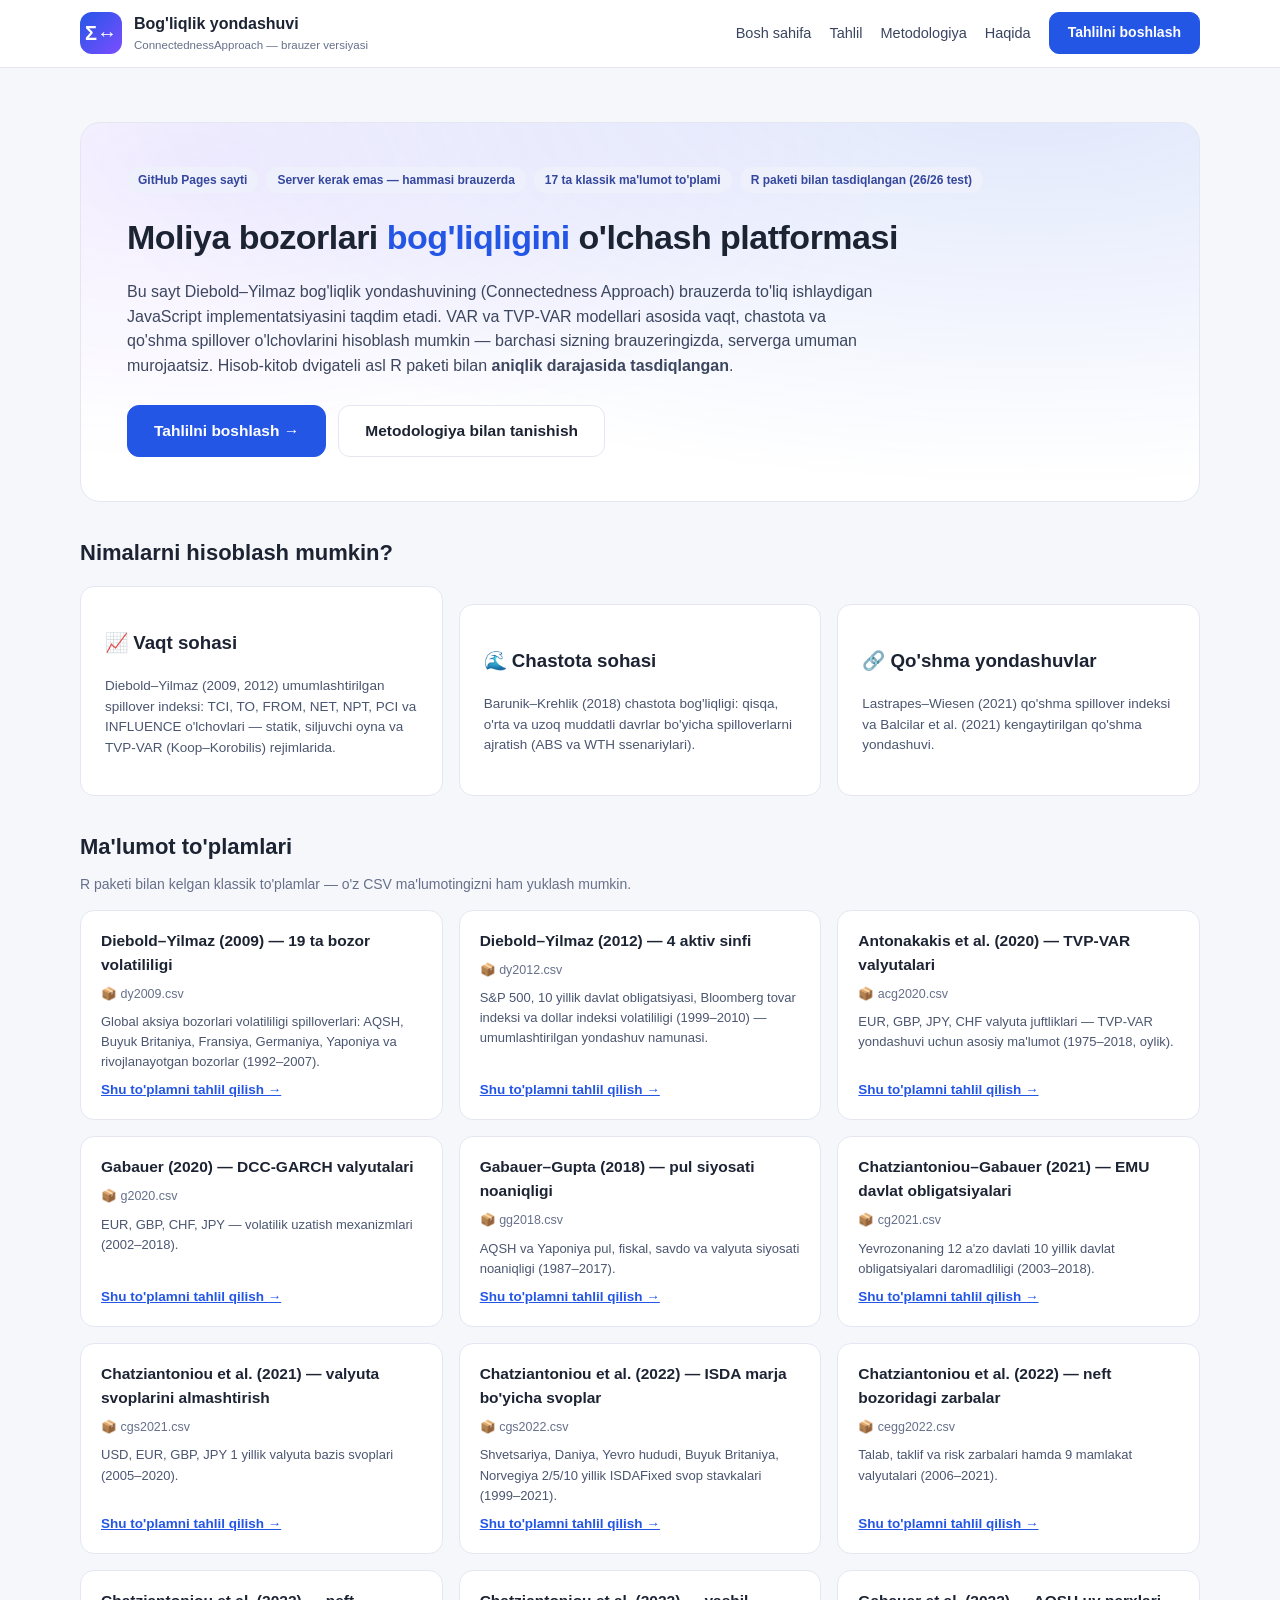
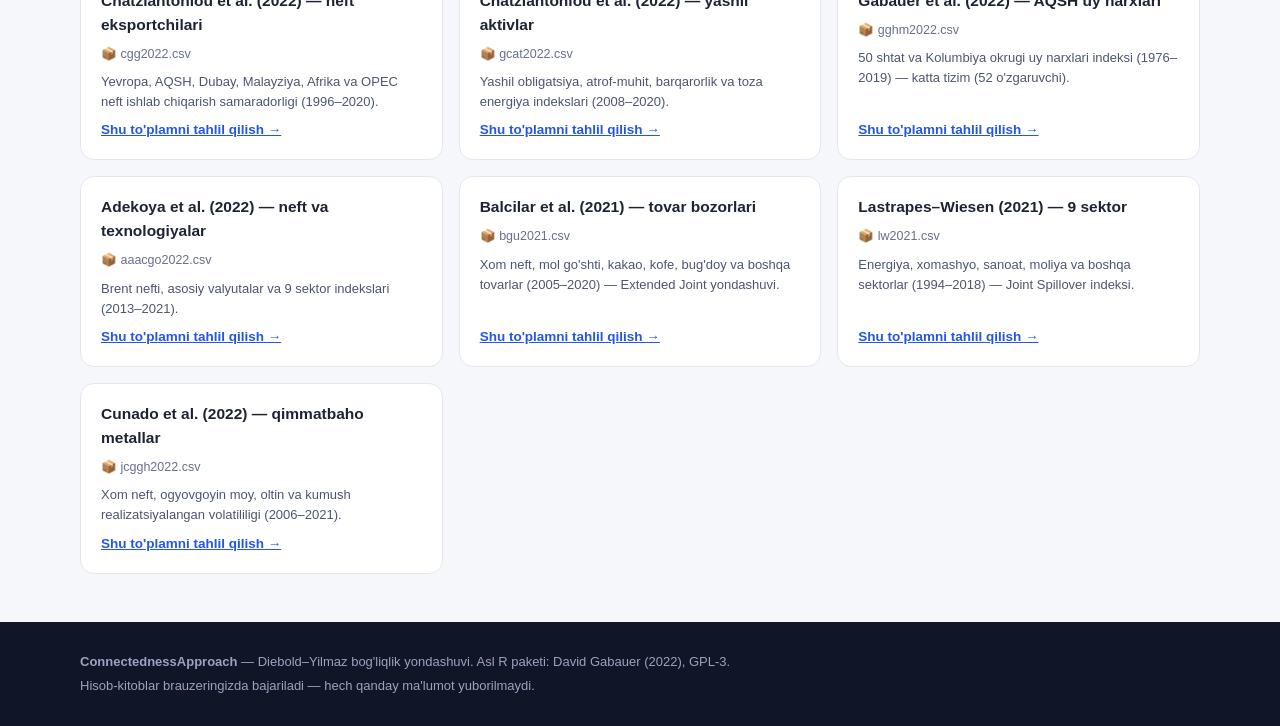
<file: index.html>
<!DOCTYPE html>
<html lang="uz">
<head>
<meta charset="UTF-8">
<meta name="viewport" content="width=device-width, initial-scale=1.0">
<title>Bog'liqlik yondashuvi — ConnectednessApproach</title>
<meta name="description" content="Diebold–Yilmaz bog'liqlik yondashuvining brauzerda ishlaydigan versiyasi: VAR, TVP-VAR, chastota va qo'shma spillover o'lchovlari — o'zbek tilida.">
<link rel="stylesheet" href="css/style.css?v=2">
</head>
<body>
<header class="topbar">
  <div class="wrap bar-inner">
    <a class="brand" href="#/">
      <span class="logo">Σ↔</span>
      <span>
        <strong>Bog'liqlik yondashuvi</strong>
        <small>ConnectednessApproach — brauzer versiyasi</small>
      </span>
    </a>
    <nav>
      <a href="#/">Bosh sahifa</a>
      <a href="#/tahlil">Tahlil</a>
      <a href="#/uslub">Metodologiya</a>
      <a href="#/haqida">Haqida</a>
      <a class="btn primary" href="#/tahlil">Tahlilni boshlash</a>
    </nav>
  </div>
</header>

<main class="wrap">

<!-- ================================ BOSH SAHIFA -->
<section class="page" id="page-home">
  <section class="hero">
    <div class="badges">
      <span class="badge">GitHub Pages sayti</span>
      <span class="badge">Server kerak emas — hammasi brauzerda</span>
      <span class="badge">17 ta klassik ma'lumot to'plami</span>
      <span class="badge">R paketi bilan tasdiqlangan (26/26 test)</span>
    </div>
    <h1>Moliya bozorlari <em>bog'liqligini</em> o'lchash platformasi</h1>
    <p>
      Bu sayt Diebold–Yilmaz bog'liqlik yondashuvining (Connectedness Approach)
      brauzerda to'liq ishlaydigan JavaScript implementatsiyasini taqdim etadi.
      VAR va TVP-VAR modellari asosida vaqt, chastota va qo'shma spillover
      o'lchovlarini hisoblash mumkin — barchasi sizning brauzeringizda,
      serverga umuman murojaatsiz. Hisob-kitob dvigateli asl R paketi bilan
      <b>aniqlik darajasida tasdiqlangan</b>.
    </p>
    <div class="actions">
      <a class="btn primary big" href="#/tahlil">Tahlilni boshlash →</a>
      <a class="btn big" href="#/uslub">Metodologiya bilan tanishish</a>
    </div>
  </section>

  <h2 class="section-title">Nimalarni hisoblash mumkin?</h2>
  <div class="grid3">
    <div class="card">
      <h3>📈 Vaqt sohasi</h3>
      <p style="font-size:13.5px;color:#4b5670">
        Diebold–Yilmaz (2009, 2012) umumlashtirilgan spillover indeksi: TCI,
        TO, FROM, NET, NPT, PCI va INFLUENCE o'lchovlari — statik, siljuvchi
        oyna va TVP-VAR (Koop–Korobilis) rejimlarida.
      </p>
    </div>
    <div class="card">
      <h3>🌊 Chastota sohasi</h3>
      <p style="font-size:13.5px;color:#4b5670">
        Barunik–Krehlik (2018) chastota bog'liqligi: qisqa, o'rta va uzoq
        muddatli davrlar bo'yicha spilloverlarni ajratish (ABS va WTH
        ssenariylari).
      </p>
    </div>
    <div class="card">
      <h3>🔗 Qo'shma yondashuvlar</h3>
      <p style="font-size:13.5px;color:#4b5670">
        Lastrapes–Wiesen (2021) qo'shma spillover indeksi va Balcilar et al.
        (2021) kengaytirilgan qo'shma yondashuvi.
      </p>
    </div>
  </div>

  <h2 class="section-title">Ma'lumot to'plamlari</h2>
  <p style="color:#66708a;margin-top:-6px;font-size:14px">
    R paketi bilan kelgan klassik to'plamlar — o'z CSV ma'lumotingizni ham
    yuklash mumkin.
  </p>
  <div class="ds-grid" id="dsGrid"></div>
</section>

<!-- ================================ TAHLIL FORMASI -->
<section class="page" id="page-tahlil">
  <div style="margin-top:26px">
    <h1 style="margin:0 0 6px;font-size:28px">Tahlil sozlamalari</h1>
    <p style="color:#66708a;margin:0 0 20px;font-size:14.5px">
      Hisob-kitob brauzerda bajariladi — server yo'q, ma'lumot qolmaydi.
    </p>

    <form id="analysisForm">
      <div class="card">
        <h3 style="margin-top:0">1️⃣ Ma'lumot manbasi</h3>
        <div class="src-tabs">
          <button type="button" id="tabBuiltin" class="active">📦 Tayyor to'plam</button>
          <button type="button" id="tabUpload">⬆️ O'z CSV faylim</button>
        </div>
        <input type="hidden" name="source" id="srcField" value="builtin">
        <div id="srcBuiltin">
          <label class="fld">Ma'lumot to'plami</label>
          <select id="datasetSel" size="8" style="height:auto">
            <option value="dy2012" selected>Diebold–Yilmaz (2012) — 4 aktiv sinfi (dy2012)</option>
            <option value="dy2009">Diebold–Yilmaz (2009) — 19 bozor (dy2009)</option>
            <option value="acg2020">Antonakakis et al. (2020) — valyutalar (acg2020)</option>
            <option value="cg2021">Chatziantoniou–Gabauer (2021) — EMU obligatsiyalari (cg2021)</option>
            <option value="lw2021">Lastrapes–Wiesen (2021) — 9 sektor (lw2021)</option>
            <option value="bgu2021">Balcilar et al. (2021) — tovarlar (bgu2021)</option>
            <option value="g2020">Gabauer (2020) — valyutalar (g2020)</option>
            <option value="jcggh2022">Cunado et al. (2022) — metallar (jcggh2022)</option>
            <option value="gg2018">Gabauer–Gupta (2018) — siyosat noaniqligi (gg2018)</option>
            <option value="cgs2021">Chatziantoniou et al. (2021) — valyuta svoplari (cgs2021)</option>
            <option value="gcat2022">Chatziantoniou et al. (2022) — yashil aktivlar (gcat2022)</option>
            <option value="cgs2022">Chatziantoniou et al. (2022) — ISDA svoplari (cgs2022)</option>
            <option value="cegg2022">Chatziantoniou et al. (2022) — neft zarbalari (cegg2022)</option>
            <option value="cgg2022">Chatziantoniou et al. (2022) — neft eksporti (cgg2022)</option>
            <option value="aaacgo2022">Adekoya et al. (2022) — Brent va sektorlar (aaacgo2022)</option>
            <option value="gghm2022">Gabauer et al. (2022) — AQSH uy narxlari, 52 shtat (gghm2022)</option>
          </select>
          <div class="hint">Katta to'plamlarda TVP-VAR o'rniga VAR ishlating.</div>
        </div>
        <div id="srcUpload" style="display:none">
          <label class="fld">CSV fayl</label>
          <input type="file" id="csvfile" accept=".csv">
          <div class="hint">
            Format: birinchi ustun — sana, qolganlari — raqamli o'zgaruvchilar.
            Masalan: <code>date,SP500,R_10Y,DJUBSCOM,USDX</code>. Fayl brauzerdan
            chiqmaydi.
          </div>
        </div>
      </div>

      <div class="card">
        <h3 style="margin-top:0">2️⃣ Model va yondashuv</h3>
        <div class="form-grid">
          <div>
            <label class="fld">Baholash modeli</label>
            <select id="modelSel">
              <option value="VAR">VAR (klassik OLS)</option>
              <option value="TVP-VAR">TVP-VAR (vaqt o'zgaruvchan)</option>
            </select>
            <div class="hint">Brauzer versiyasi: VAR va TVP-VAR. QVAR/LASSO/Ridge/Elastic
              uchun Python yoki R versiyasini ishlating (repo root).</div>
          </div>
          <div>
            <label class="fld">Bog'liqlik yondashuvi</label>
            <select id="approachSel">
              <option value="Time">Vaqt sohasi (Diebold–Yilmaz)</option>
              <option value="Frequency">Chastota sohasi (Barunik–Krehlik)</option>
              <option value="Joint">Qo'shma spillover (Lastrapes–Wiesen)</option>
              <option value="Extended Joint">Kengaytirilgan qo'shma (Balcilar et al.)</option>
            </select>
          </div>
        </div>
      </div>

      <div class="card">
        <h3 style="margin-top:0">3️⃣ Parametrlar</h3>
        <div class="form-grid">
          <div>
            <label class="fld">Lag soni (nlag)</label>
            <input type="number" id="nlag" value="1" min="1" max="12">
            <div class="hint">Odatda 1–4.</div>
          </div>
          <div>
            <label class="fld">Bashorat ufqi (nfore)</label>
            <input type="number" id="nfore" value="10" min="1" max="200">
            <div class="hint">Chastota yondashuvida avtomatik ≥100 bo'ladi.</div>
          </div>
          <div>
            <label class="fld">Siljuvchi oyna (ixtiyoriy)</label>
            <input type="number" id="windowSize" placeholder="masalan: 200 (bo'sh = to'liq namuna)">
            <div class="hint">VAR bilan dinamik TCI olish uchun. TVP-VAR bilan kerak emas.</div>
          </div>
          <div class="check">
            <input type="checkbox" id="corrCheck">
            <label for="corrCheck">TCI ni tuzatish (cTCI: k/(k−1))</label>
          </div>
        </div>
        <div class="form-grid" style="margin-top:8px">
          <div class="check">
            <input type="checkbox" id="genCheck" checked disabled>
            <label>Umumlashtirilgan FEVD (Pesaran–Shin) — DY (2012) uslubi</label>
          </div>
        </div>
      </div>

      <div class="card" id="tvpCard" style="display:none">
        <h3 style="margin-top:0">TVP-VAR sozlamalari</h3>
        <div class="form-grid">
          <div>
            <label class="fld">Prior</label>
            <select id="tvpPrior">
              <option value="BayesPrior">Bayes prior (trening namunasi)</option>
              <option value="MinnesotaPrior">Minnesota prior</option>
              <option value="UninformativePrior">Ma'lumotsiz prior</option>
            </select>
          </div>
          <div>
            <label class="fld">Minnesota gamma</label>
            <input type="number" id="gamma" value="0.1" step="0.01">
          </div>
          <div>
            <label class="fld">kappa1 (beta uchun)</label>
            <input type="number" id="kappa1" value="0.99" step="0.005" min="0.01" max="0.999">
          </div>
          <div>
            <label class="fld">kappa2 (Sigma uchun)</label>
            <input type="number" id="kappa2" value="0.99" step="0.005" min="0.01" max="0.999">
            <div class="hint">Koop–Korobilis (2014): 0.99 — odatiy, 0.96 — moslashuvchan.</div>
          </div>
        </div>
      </div>

      <div class="card" id="freqCard" style="display:none">
        <h3 style="margin-top:0">Chastota yondashuvi sozlamalari</h3>
        <div class="form-grid">
          <div>
            <label class="fld">Chastota bo'linishi</label>
            <select id="bandSel">
              <option value="pi2">π → π/2 → 0 (1–2 va 2+ kunlik davrlar)</option>
              <option value="pi4">π → π/4 → 0 (1–4 va 4+ kunlik)</option>
              <option value="pi8">π → π/8 → 0 (1–8 va 8+ kunlik)</option>
              <option value="pi24">π → π/2 → π/4 → 0 (uch davr)</option>
            </select>
          </div>
          <div>
            <label class="fld">Ssenariy</label>
            <select id="scenarioSel">
              <option value="ABS">ABS — mutlaq chastota bog'liqligi</option>
              <option value="WTH">WTH — butun spektrga nisbatan</option>
            </select>
          </div>
        </div>
      </div>

      <div style="margin-top:22px;display:flex;gap:12px;align-items:center">
        <button type="submit" class="btn primary big" id="submitBtn">⚡ Hisoblash (brauzerda)</button>
        <span style="color:#98a1bd;font-size:13px" id="calcNote">
          Kichik to'plamlar bir necha soniyada tayyor bo'ladi.</span>
      </div>
    </form>
  </div>
</section>

<!-- ================================ NATIJALAR -->
<section class="page" id="page-natija">
  <div class="crumb"><a href="#/tahlil">← Yangi tahlil</a></div>
  <div class="res-head">
    <div>
      <h2>📊 Tahlil natijalari</h2>
      <div class="hint">Barcha hisob-kitoblar brauzerda bajarildi — natijalar faqat sizda.</div>
    </div>
  </div>
  <div class="chips" id="resParams"></div>
  <div class="stats" id="resStats"></div>

  <div class="card" id="resNet" style="margin-top:18px">
    <h3 style="margin-top:0;font-size:16px">Oxirgi nuqtadagi sof yo'nalish (NET)</h3>
    <p style="font-size:13px;color:#66708a;margin:4px 0 10px">
      Musbat — o'zgaruvchi boshqalarga ko'proq uzatadi, manfiy — ko'proq qabul qiladi.
    </p>
    <div class="chips" style="margin:0"></div>
  </div>

  <div id="resTables"></div>

  <div class="card plot-card" id="cardTCI">
    <h3>📈 Umumiy bog'liqlik indeksi (TCI)</h3>
    <canvas id="chartTCI"></canvas>
  </div>
  <div class="card plot-card" id="cardNET">
    <h3>↔️ Sof yo'nalishli spilloverlar (NET)</h3>
    <canvas id="chartNET"></canvas>
  </div>
  <div class="card plot-card" id="cardTOFROM">
    <h3>📤 Uzatilgan (TO) va 📥 qabul qilingan (FROM) spilloverlar</h3>
    <div class="grid2">
      <div><h4 style="margin:0 0 6px;font-size:13px;color:#47506b">TO — uzatilgan</h4><canvas id="chartTO"></canvas></div>
      <div><h4 style="margin:0 0 6px;font-size:13px;color:#47506b">FROM — qabul qilingan</h4><canvas id="chartFROM"></canvas></div>
    </div>
  </div>
  <div class="card plot-card" id="cardNPT">
    <h3>🔢 Juftlik bo'yicha sof yo'nalishlar soni (NPT)</h3>
    <canvas id="chartNPT"></canvas>
  </div>
  <div class="card plot-card" id="cardNetwork">
    <h3>🕸️ O'rtacha bog'liqlik to'ri</h3>
    <p style="font-size:12.5px;color:#66708a;margin:4px 0 6px">
      Tugun o'lchami — TO, rangi — NET (qizil: sof uzatuvchi, yashil: sof qabulqiluvchi),
      strelkalar — eng kuchli yo'nalish.
    </p>
    <canvas id="chartNetwork" style="max-width:680px"></canvas>
  </div>

  <div style="margin-top:26px;display:flex;gap:12px">
    <a class="btn" href="#/tahlil">↩️ Yangi tahlil</a>
    <a class="btn" href="#/uslub">📚 Metodologiya</a>
  </div>
</section>

<!-- ================================ METODOLOGIYA -->
<section class="page" id="page-uslub">
  <div class="doc" style="margin-top:26px">
    <h1>Bog'liqlik yondashuvi: metodologiya</h1>
    <p>Saytda ishlatilgan metodlarning qisqacha matematik bayoni.</p>

    <h2>1. Umumiy g'oya</h2>
    <p>
      Diebold–Yilmaz yondashuvi moliya bozorlari o'rtasidagi <b>spillover</b>
      (o'zaro ta'sir) kuchini o'lchaydi. Asosiy vosita — prognoz xatosi
      dispersiyasining dekompozitsiyasi (FEVD): agar i-aktivning prognoz
      xatosi dispersiyasining bir qismi j-aktivdagi shoklardan kelib chiqsa,
      bu j→i spillover deyiladi.
    </p>
    <div class="formula">
      x_t = A₁x_{t−1} + … + A_p x_{t−p} + ε_t,&nbsp;&nbsp;&nbsp; ε_t ~ (0, Σ)
    </div>
    <p>
      VAR(p) modeli baholanadi, so'ng VMA (Wold) ko'rinishiga o'tiladi:
      Ψ_h — impulslar matritsasi. Umumlashtirilgan FEVD (Pesaran–Shin, 1998):
    </p>
    <div class="formula">
      θ_{ij}(H) = σ⁻²_jj · Σ_{h=0}^{H−1} (e'_i Ψ_h Σ e_j)² / Σ_{h=0}^{H−1} (e'_i Ψ_h Σ Ψ'_h e_i)
    </div>

    <h2>2. Bog'liqlik jadvali va o'lchovlar</h2>
    <div class="formula">
      TO_j = Σ_{i≠j} θ_{ij}  — j dan boshqalarga uzatilgan<br>
      FROM_i = Σ_{j≠i} θ_{ij}  — i ga boshqalardan qabul qilingan<br>
      NET_i = TO_i − FROM_i<br>
      TCI = (1/k) Σ_j TO_j  — umumiy bog'liqlik indeksi<br>
      cTCI = TCI · k/(k−1)  — tuzatilgan TCI<br>
      PCI_{ij} = 200(θ_{ij}+θ_{ji}) / (θ_{ii}+θ_{ij}+θ_{ji}+θ_{jj})  — juftlik indeksi<br>
      NPT_i = #{j: θ_{ij} &lt; θ_{ji}}  — i qabulqiluvchi bo'lgan juftliklar soni
    </div>

    <h2>3. Dinamik bog'liqlik</h2>
    <ul>
      <li><b>Siljuvchi oyna</b> — kuzatuvlar bo'ylab VAR qayta baholanadi;</li>
      <li><b>TVP-VAR</b> (Koop–Korobilis, 2014) — koeffitsientlar vaqt bo'ylab
        silliq o'zgaradi: Kalman filtri + eshitish omillari (kappa1, kappa2);
        priors: Bayes (trening namunasi OLS), Minnesota, ma'lumotsiz.</li>
    </ul>

    <h2>4. Chastota bo'yicha bog'liqlik (Barunik–Krehlik, 2018)</h2>
    <p>
      Impuls-javoblar Furye transformatsiyasi bilan chastota domeniga o'tkaziladi.
      Spektr [0, π] oralig'iga bo'linadi (masalan π/2 da: 1–2 kunlik qisqa va
      2+ kunlik uzun davrlar). Har bir davr uchun alohida TCI, TO, FROM
      hisoblanadi — ABS (mutlaq) yoki WTH (nisbiy) ssenariyda.
    </p>

    <h2>5. Qo'shma yondashuvlar</h2>
    <p>
      <b>Lastrapes–Wiesen (2021)</b> qo'shma spillover indeksi — bitta
      o'zgaruvchi chiqarilganda qolganlarning birgalikdagi hissasi.
      <b>Balcilar et al. (2021)</b> kengaytirilgan versiya — juftliklar bo'yicha
      to'liq jadval bilan.
    </p>

    <h2>6. Aniqlik kafolati</h2>
    <p>
      Ushbu saytning JavaScript dvigateli asl R paketi natijalari bilan
      solishtirilgan: <b>26/26 test</b> (VAR, TVP-VAR — uch xil prior, FEVD vaqt
      va chastota, barcha o'lchovlar, 4 yondashuv) — maksimal nisbiy xato ~10⁻¹².
      Qo'shimcha modellar (QVAR, LASSO/Ridge/Elastic Net) repodagi Python
      versiyasida mavjud.
    </p>

    <h2>Asosiy adabiyotlar</h2>
    <div class="ref">Diebold, F. X., & Yilmaz, K. (2009). Measuring financial asset return and volatility spillovers. <i>The Economic Journal</i>, 119(534), 158–171.</div>
    <div class="ref">Diebold, F. X., & Yilmaz, K. (2012). Better to give than to receive. <i>International Journal of Forecasting</i>, 28(1), 57–66.</div>
    <div class="ref">Barunik, J., & Krehlik, T. (2018). Measuring the frequency dynamics of financial connectedness and systemic risk. <i>Journal of Financial Econometrics</i>, 16(2), 271–296.</div>
    <div class="ref">Antonakakis, N., Chatziantoniou, I., & Gabauer, D. (2020). Refined measures of dynamic connectedness based on TVP-VAR. <i>JRFM</i>, 13(4), 84.</div>
    <div class="ref">Koop, G., & Korobilis, D. (2014). A new index of financial conditions. <i>European Economic Review</i>, 71, 101–116.</div>
    <div class="ref">Lastrapes, W. D., & Wiesen, T. F. (2021). The joint spillover index. <i>Economic Modelling</i>, 94, 681–691.</div>
    <div class="ref">Balcilar, M., Gabauer, D., & Umar, Z. (2021). Crude Oil futures contracts and commodity markets. <i>Resources Policy</i>, 73, 102219.</div>
  </div>
</section>

<!-- ================================ HAQIDA -->
<section class="page" id="page-haqida">
  <div class="doc" style="margin-top:26px">
    <h1>Loyiha haqida</h1>
    <p>
      Bu GitHub Pages sayti <b>ConnectednessApproach</b> R paketining
      (David Gabauer, 2022) JavaScript porti asosida yaratilgan va o'zbek
      tilida ishlaydi. Repo tarkibi:
    </p>
    <div class="formula">
    📁 repozitoriy/
     ├── docs/            ← shu sayt (GitHub Pages) — JS dvigatel + UI + data
     │   ├── index.html
     │   ├── js/engine.js     — bog'liqlik dvigateli (R porti, 26/26 test ✅)
     │   ├── js/charts.js     — canvas grafiklar
     │   └── js/app.js        — ilova mantiqi
     ├── R/, man/, data/  ← asl R paketi (o'zgarmagan)
     └── README.md
    </div>
    <p>
      Reponing asosiy (main) branchida Python porti, Flask ilovasi va
      validatsiya skriptlari ham mavjud (tinch joylashgan).
    </p>

    <h2>Litsenziya</h2>
    <p>
      Asl R paketi va bu sayt <b>GPL-3</b> litsenziyasi asosida. Natijalardan
      ilmiy ishlarda foydalanganda asl paket va metodika maqolalariga iqtibos
      keltiring:
    </p>
    <div class="ref">
      Gabauer, D. (2022). ConnectednessApproach: R package version 1.0.0.
    </div>
  </div>
</section>

</main>

<footer>
  <div class="wrap foot">
    <p><strong>ConnectednessApproach</strong> — Diebold–Yilmaz bog'liqlik
    yondashuvi. Asl R paketi: David Gabauer (2022), GPL-3.</p>
    <p>Hisob-kitoblar brauzeringizda bajariladi — hech qanday ma'lumot yuborilmaydi.</p>
  </div>
</footer>

<script src="js/engine.js?v=2"></script>
<script src="js/charts.js?v=2"></script>
<script src="js/app.js?v=2"></script>
</body>
</html>
</file>
<file: css/style.css>
:root {
  --bg: #f6f7fb;
  --card: #ffffff;
  --ink: #1c2333;
  --muted: #66708a;
  --line: #e4e7f2;
  --brand: #2456e6;
  --brand-dark: #1a3fb0;
  --accent: #0e9f6e;
  --danger: #c4432b;
  --chip: #eef1fb;
  --radius: 14px;
}
* { box-sizing: border-box; }
html, body { margin: 0; padding: 0; }
body {
  font-family: -apple-system, "SF Pro Text", "Segoe UI", Roboto, "Helvetica Neue", Arial, sans-serif;
  background: var(--bg);
  color: var(--ink);
  line-height: 1.55;
  min-height: 100vh;
  display: flex;
  flex-direction: column;
}
.wrap { width: min(1120px, 94%); margin: 0 auto; }
main.wrap { flex: 1; padding: 28px 0 48px; }

/* ---------- Yuqori panel ---------- */
.topbar {
  background: #fff;
  border-bottom: 1px solid var(--line);
  position: sticky; top: 0; z-index: 50;
}
.bar-inner { display: flex; align-items: center; justify-content: space-between; padding: 12px 0; }
.brand { display: flex; gap: 12px; align-items: center; text-decoration: none; color: var(--ink); }
.logo {
  width: 42px; height: 42px; border-radius: 12px;
  background: linear-gradient(135deg, var(--brand), #7c4dff);
  color: #fff; font-size: 20px; font-weight: 800;
  display: flex; align-items: center; justify-content: center;
}
.brand small { display: block; color: var(--muted); font-size: 11.5px; }
.brand strong { font-size: 16px; }
nav { display: flex; gap: 18px; align-items: center; }
nav a { color: #3b4560; text-decoration: none; font-size: 14.5px; font-weight: 500; }
nav a:hover { color: var(--brand); }

/* ---------- Tugmalar ---------- */
.btn {
  display: inline-block; padding: 9px 18px; border-radius: 10px;
  font-weight: 600; font-size: 14px; text-decoration: none;
  border: 1px solid var(--line); background: #fff; color: var(--ink);
  cursor: pointer; transition: all .15s ease;
}
.btn:hover { border-color: #c9d2ee; box-shadow: 0 2px 8px rgba(30,60,150,.08); }
.btn.primary { background: var(--brand); border-color: var(--brand); color: #fff; }
.btn.primary:hover { background: var(--brand-dark); }
.btn.big { padding: 13px 26px; font-size: 15.5px; border-radius: 12px; }

/* ---------- Quti/kartochkalar ---------- */
.card {
  background: var(--card); border: 1px solid var(--line);
  border-radius: var(--radius); padding: 22px 24px;
}
.card + .card { margin-top: 18px; }
.grid2 { display: grid; grid-template-columns: 1fr 1fr; gap: 18px; }
.grid3 { display: grid; grid-template-columns: repeat(3, 1fr); gap: 16px; }
@media (max-width: 860px) { .grid2, .grid3 { grid-template-columns: 1fr; } }

/* ---------- Hero ---------- */
.hero {
  background:
    radial-gradient(1000px 400px at 85% -10%, rgba(36,86,230,.14), transparent),
    radial-gradient(700px 300px at 10% 10%, rgba(124,77,255,.10), transparent),
    #fff;
  border: 1px solid var(--line); border-radius: 20px;
  padding: 44px 46px; margin-top: 26px;
}
.hero h1 { font-size: 34px; margin: 0 0 10px; letter-spacing: -.5px; }
.hero h1 em { color: var(--brand); font-style: normal; }
.hero p { max-width: 760px; font-size: 16px; color: #3c465f; }
.hero .actions { margin-top: 26px; display: flex; gap: 12px; flex-wrap: wrap; }
.badges { display: flex; gap: 8px; margin-bottom: 18px; flex-wrap: wrap; }
.badge {
  background: var(--chip); color: #35479e; font-size: 12px; font-weight: 600;
  padding: 4px 11px; border-radius: 999px;
}

/* ---------- Ma'lumot to'plamlari ---------- */
.section-title { margin: 34px 0 16px; font-size: 22px; }
.ds-grid { display: grid; grid-template-columns: repeat(auto-fill, minmax(320px, 1fr)); gap: 16px; }
.ds-card { background: #fff; border: 1px solid var(--line); border-radius: var(--radius); padding: 18px 20px; display: flex; flex-direction: column; gap: 8px; transition: all .15s; }
.ds-card:hover { border-color: #b9c6f0; transform: translateY(-2px); box-shadow: 0 8px 22px rgba(25,50,140,.08); }
.ds-card h3 { margin: 0; font-size: 15.5px; }
.ds-card .meta { color: var(--muted); font-size: 12.5px; display: flex; gap: 10px; }
.ds-card .meta b { color: #47506b; }
.ds-card p { margin: 0; font-size: 13px; color: #4b5670; flex: 1; }
.ds-card .go { font-size: 13.5px; color: var(--brand); font-weight: 600; }

/* ---------- Forma ---------- */
.form-grid { display: grid; grid-template-columns: repeat(2, 1fr); gap: 18px 22px; }
.form-grid .full { grid-column: 1 / -1; }
@media (max-width: 760px) { .form-grid { grid-template-columns: 1fr; } }
label.fld { display: block; font-size: 13px; font-weight: 600; color: #38415c; margin-bottom: 6px; }
select, input[type="number"], input[type="text"], input[type="file"] {
  width: 100%; padding: 10px 12px; border: 1px solid #d5dbeb; border-radius: 10px;
  font-size: 14px; background: #fff; color: var(--ink);
}
select:focus, input:focus { outline: 2px solid #bcd0ff; border-color: var(--brand); }
.hint { font-size: 12px; color: var(--muted); margin-top: 5px; }
.check { display: flex; gap: 10px; align-items: center; font-size: 14px; padding: 9px 0; }
.check input { width: 17px; height: 17px; accent-color: var(--brand); }
.src-tabs { display: flex; gap: 10px; margin-bottom: 20px; }
.src-tabs button {
  padding: 10px 18px; border-radius: 10px; border: 1px solid var(--line);
  background: #fff; font-size: 14px; font-weight: 600; cursor: pointer; color: var(--ink);
}
.src-tabs button.active { background: var(--brand); border-color: var(--brand); color: #fff; }

/* ---------- Flash ---------- */
.flash {
  background: #fdf3ef; color: #8a2c14; border: 1px solid #f3d4c8;
  border-radius: 10px; padding: 12px 16px; margin-top: 16px; font-size: 14px;
}

/* ---------- Natijalar ---------- */
.crumb { color: var(--muted); font-size: 13.5px; margin: 18px 0 0; }
.crumb a { color: var(--brand); text-decoration: none; }
.res-head { display: flex; justify-content: space-between; align-items: flex-start; gap: 18px; margin-top: 10px; flex-wrap: wrap; }
.res-head h2 { margin: 0 0 4px; font-size: 24px; }
.res-head .paper { font-size: 12.5px; color: var(--muted); max-width: 640px; }
.chips { display: flex; flex-wrap: wrap; gap: 8px; margin: 16px 0 4px; }
.chip { background: var(--chip); border: 1px solid #dde5fa; color: #2f3f70; font-size: 12.5px; padding: 5px 12px; border-radius: 999px; font-weight: 500; }
.stats { display: grid; grid-template-columns: repeat(auto-fit, minmax(150px, 1fr)); gap: 12px; margin-top: 18px; }
.stat { background: #fff; border: 1px solid var(--line); border-radius: 12px; padding: 14px 16px; }
.stat .v { font-size: 21px; font-weight: 800; color: var(--brand); }
.stat .l { font-size: 12px; color: var(--muted); }
.plot { width: 100%; border-radius: 12px; border: 1px solid var(--line); margin-top: 10px; background: #fff; }
.plot-card { margin-top: 20px; }
.plot-card h3 { font-size: 16px; margin: 26px 0 4px; }

/* ---------- Bog'liqlik jadvali ---------- */
.tablewrap { overflow-x: auto; margin-top: 12px; }
table.ctable {
  border-collapse: collapse; font-size: 13px; width: 100%;
  background: #fff; border-radius: 12px; overflow: hidden;
}
table.ctable th, table.ctable td {
  padding: 7px 12px; border: 1px solid #edf0f9; text-align: right; white-space: nowrap;
}
table.ctable th { background: #f2f5fd; color: #2c395e; font-weight: 700; }
table.ctable td:first-child, table.ctable th:first-child {
  font-weight: 700; text-align: left; background: #f8f9fe;
}
table.ctable tr:nth-child(n+2) td:first-child { color: #243b8f; }
table.ctable tr:last-child td:first-child { color: var(--danger); }
table.ctable tbody tr:nth-child(odd) td { background: #fcfdff; }

/* ---------- Metodologiya ---------- */
.doc { max-width: 860px; }
.doc h2 { font-size: 22px; margin-top: 34px; }
.doc h3 { font-size: 17px; margin-top: 24px; }
.doc p, .doc li { font-size: 15px; color: #364061; }
.formula {
  background: #f4f6fd; border: 1px solid #e2e8fa; border-radius: 10px;
  padding: 14px 20px; font-family: "SF Mono", Menlo, Consolas, monospace;
  font-size: 14px; overflow-x: auto; color: #1e2a55; margin: 12px 0;
}
.ref { font-size: 13.5px; color: #4b5670; border-left: 3px solid var(--brand); padding: 8px 14px; background: #f7f9ff; border-radius: 0 8px 8px 0; margin: 8px 0; }

/* ---------- Footer ---------- */
footer { background: #101527; color: #9aa3c0; margin-top: auto; }
.foot { padding: 26px 0; font-size: 13px; }
.foot p { margin: 4px 0; }

/* ---------- SPA sahifalar ---------- */
.page { display: none; }
.page.active { display: block; }
.src-tabs button.active { background: var(--brand); border-color: var(--brand); color: #fff; }
.card canvas { width: 100%; }
.doc h1 { font-size: 26px; }
@media (max-width: 760px) {
  nav { display: none; }
  .hero { padding: 26px 22px; }
  .hero h1 { font-size: 25px; }
}
</file>
